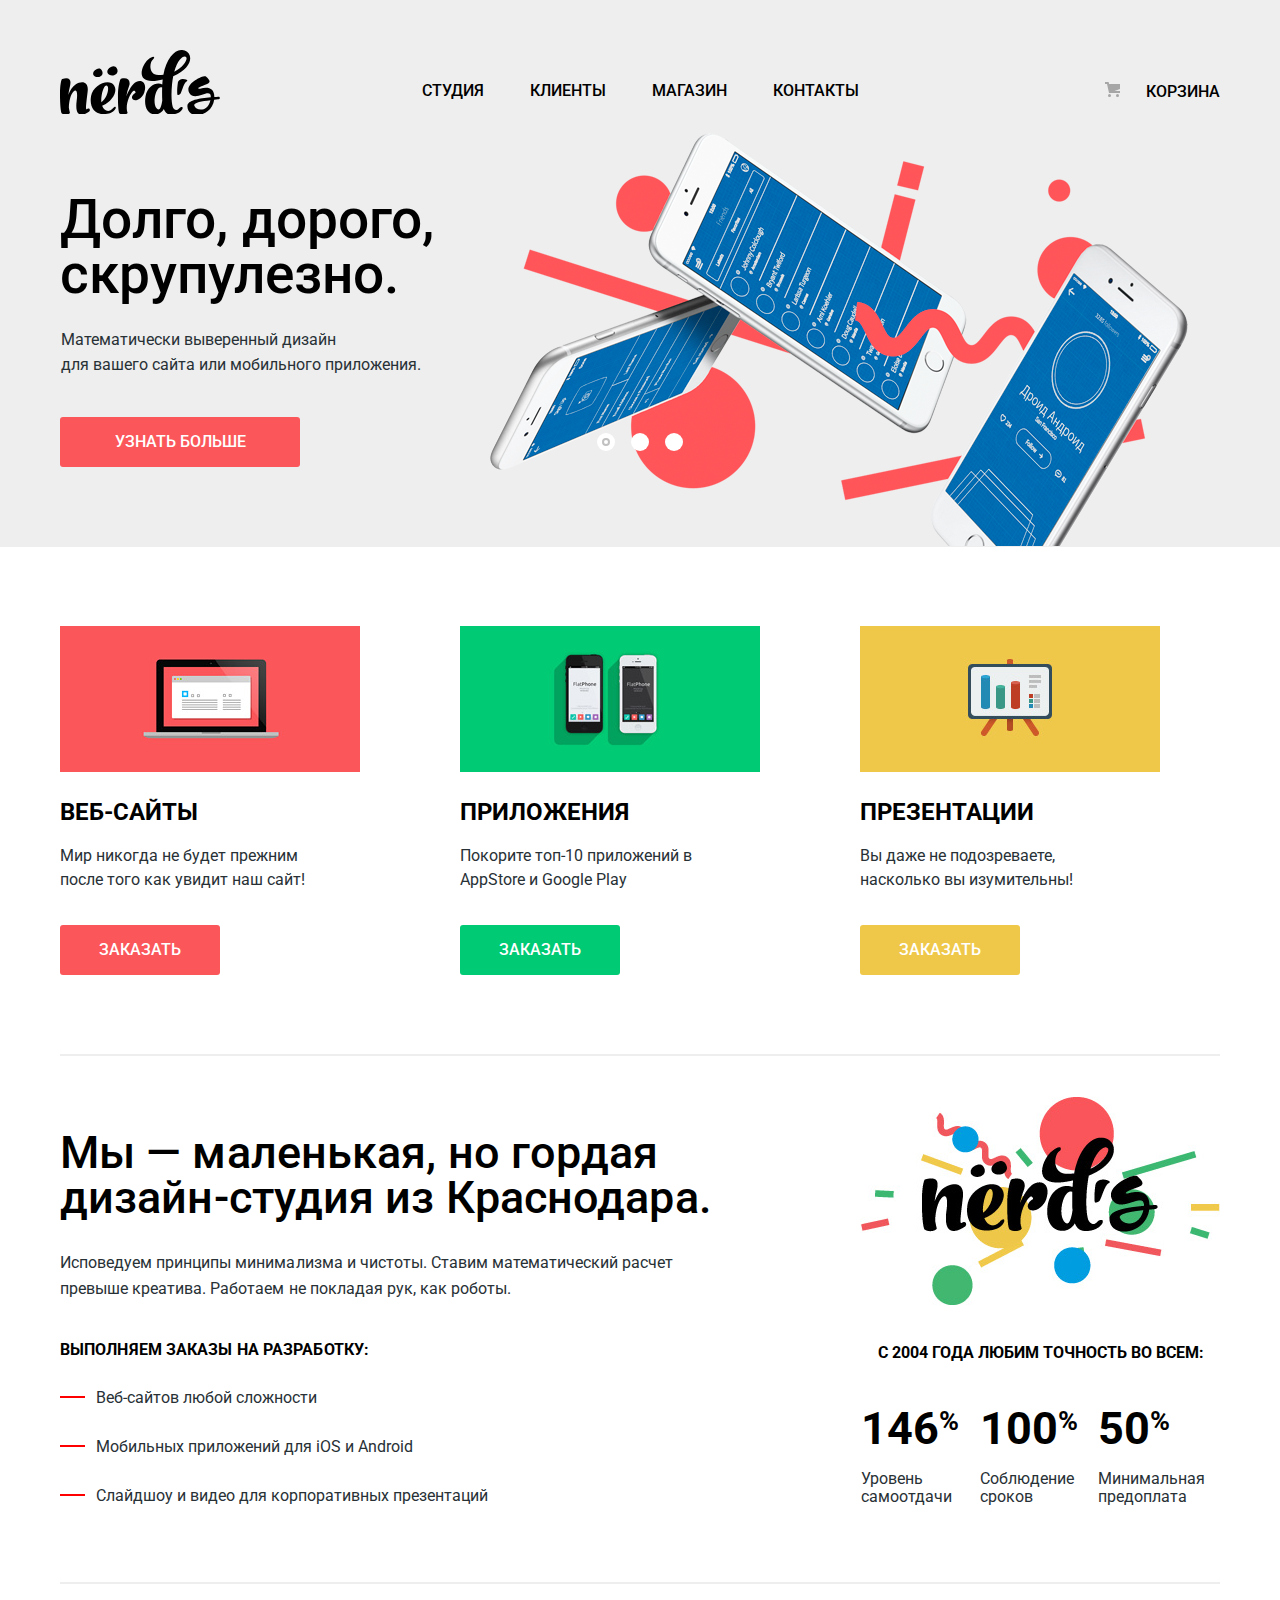
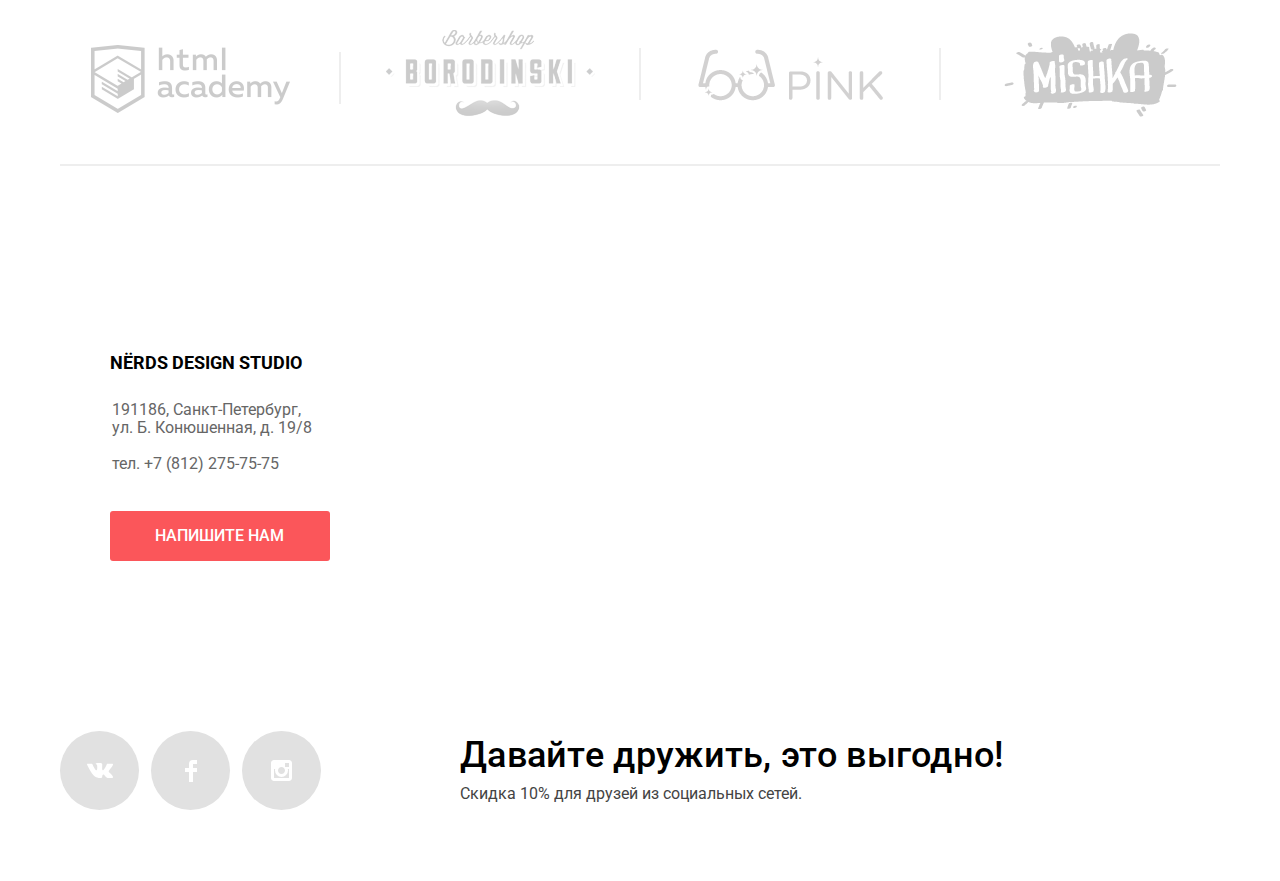
<file: index.html>
<!DOCTYPE html>
<html lang="ru">
  <head>
    <meta charset="utf-8">
    <title>Нёрдс: Главная</title>
    <link href="https://fonts.googleapis.com/css?family=Roboto:400,500,700&amp;subset=cyrillic" rel="stylesheet">
    <link href="css/normalize.css" rel="stylesheet">
    <link href="css/style-min.css" rel="stylesheet">
  </head>
  <body>
    <header class="main-header">
      <div class="container nav-row">
        <a>
          <img class="main-header-logo" src="img/nerds-logo.svg" width="160" height="65" alt="Логотип Нердс">
        </a>
      <nav class="main-navigation">
        <div class="nav-row">
          <ul class="site-navigation">
            <li><a href="studio.html">Студия</a></li>
            <li><a href="customers.html">Клиенты</a></li>
            <li><a href="catalog.html">Магазин</a></li>
            <li><a href="contacts.html">Контакты</a></li>
        </ul>
          <div class="basket">
            <svg xmlns="http://www.w3.org/2000/svg" width="15" height="15" viewBox="0 0 15 15">
              <circle cx="4.5" cy="13.5" r="1.5" fill="#a6a6a6"/>
              <circle cx="12.5" cy="13.5" r="1.5" fill="#a6a6a6"/>
              <path fill="#a6a6a6" d="M15 2H4.07l-.422-2H0v2h2.031l1.985 9H15V9H9.441L15 6.951z"/>
            </svg>
            <a href="#">Корзина</a>
          </div>
    </div>
      </nav>
    </div>
    </header>
    <main class="main">
      <h1 class="visually-hidden">Дизайн студия Нёрдс</h1>

      <section class="slider">
      <div class="container">
        <h2 class="visually-hidden">Преимущества</h2>
          <input class="visually-hidden" type="radio" id="product-1" name="toggle" checked>
          <input class="visually-hidden" type="radio" id="product-2" name="toggle">
          <input class="visually-hidden" type="radio" id="product-3" name="toggle">
        <div class="slider-controls">
          <label class="slider-controls-item slider-controls-item--1" for="product-1" tabindex="0">Первый</label>
          <label class="slider-controls-item slider-controls-item--2" for="product-2" tabindex="0">Второй</label>
          <label class="slider-controls-item slider-controls-item--3" for="product-3" tabindex="0">Третий</label>
        </div>
        <ul class="slider-list">
          <li class="slider-item">
            <h3>Долго, дорого,<br> скрупулезно.</h3>
            <p>Математически выверенный дизайн<br> для вашего сайта или мобильного приложения.</p>
            <a class="slider-item-button button" href="#">Узнать больше</a>
          </li>
          <li class="slider-item">
            <h3>Любим математику как никто другой</h3>
            <p>Никакого креатива, только математические формулы для расчета идеальных пропорций.</p>
            <a class="slider-item-button button" href="#">Узнать больше</a>
          </li>
          <li class="slider-item">
            <h3>Только ночь,<br> только хардкор</h3>
            <p>Работать днем, как все? Мы против этого.<br> Ближе к полуночи работа только начинается.</p>
            <a class="slider-item-button button" href="#">Узнать больше</a>
          </li>
        </ul>
      </div>

    </section>
      <section class="features">
        <div class="container">
        <h2 class="visually-hidden">Наши продукты</h2>
        <ul class="features-list">

          <li class="features-item">
              <img src="img/logo-site.png" width="300" height="146" alt="Логотип Сайт">
            <h3>Веб-сайты</h3>
            <p>Мир никогда не будет прежним после того как увидит наш сайт!</p>
            <a class="button button-1" href="#">Заказать</a>
          </li>

          <li class="features-item">
              <img src="img/logo-app.png" width="300" height="146" alt="Логотип Приложения">
            <h3>Приложения</h3>
            <p>Покорите топ-10 приложений в AppStore и Google Play</p>
            <a class="button button-2" href="#">Заказать</a>
          </li>

          <li class="features-item">
              <img src="img/logo-presentation.png" width="300" height="146" alt="Логотип Презентация">
            <h3>Презентации</h3>
            <p>Вы даже не подозреваете, насколько вы изумительны!</p>
            <a class="button button-3" href="#">Заказать</a>
          </li>
        </ul>
      </div>
      </section>

        <section class="about-us">
          <div class="container">
        <div class="about-us-desc">
          <div class="description-text">
            <p class="about-us-description">Мы — маленькая, но гордая дизайн-студия из Краснодара. </p>
            <p class="about-us-principles">Исповедуем принципы минимализма и чистоты. Ставим математический расчет превыше креатива. Работаем не покладая рук, как роботы.</p>
            <h3>Выполняем заказы на разработку:</h3>
            <ul class="about-us-description-list">
              <li>Веб-сайтов любой сложности</li>
              <li>Мобильных приложений для iOS и Android</li>
              <li>Слайдшоу и видео для корпоративных презентаций</li>
            </ul>
          </div>

          <div class="description-logo-table">
            <img src="img/nerds-illustration.png" alt="" width="360" height="208">
            <p class="table-title">С 2004 года любим точность во всем:</p>
            <table class="description-table">
              <tr class="percent">
                <td>146<sup>%</sup></td>
                <td>100<sup>%</sup></td>
                <td>50<sup>%</sup></td>
              </tr>
              <tr class="quality-level">
                <td>Уровень самоотдачи</td>
                <td>Соблюдение сроков</td>
                <td>Минимальная предоплата</td>
              </tr>
            </table>
          </div>
        </div>

        <div class="clients">
          <ul class="clients-list">
         <li class="clients-logo"><a href="https://htmlacademy.ru/intensive/htmlcss" aria-label="переход на сайт htmlacademy"><img src="img/htmlacademy-logo.png" alt="логотип сайта htmlacademy" width="199" height="68"></a></li>
         <li class="clients-logo"><a href="#" aria-label="переход на сайт бородински"><img src="img/borodinski-logo.png" alt="логотип сайта бородински" width="209" height="90"></a></li>
         <li class="clients-logo"><a href="#" aria-label="переход на сайт pink"><img src="img/pink-logo.png" alt="логотип сайта pink" width="185" height="52"></a></li>
         <li class="clients-logo"><a href="#" aria-label="переход на сайт mishka"><img src="img/mishka-logo.png" alt="логотип сайта mishka" width="173" height="84"></a></li>
        </ul>
          </div>
       </div>
     </section>

      <section class="location">
        <iframe src="https://www.google.com/maps/embed?pb=!1m18!1m12!1m3!1d1998.6037872533207!2d30.320858716285002!3d59.938716481876256!2m3!1f0!2f0!3f0!3m2!1i1024!2i768!4f13.1!3m3!1m2!1s0x4696310fca145cc1%3A0x42b32648d8238007!2z0JHQvtC70YzRiNCw0Y8g0JrQvtC90Y7RiNC10L3QvdCw0Y8g0YPQuy4sIDE5LzgsINCh0LDQvdC60YIt0J_QtdGC0LXRgNCx0YPRgNCzLCAxOTExODY!5e0!3m2!1sru!2sru!4v1550573865197" width="1200" height="416"  style="border:0" allowfullscreen></iframe>
        <div class="container">
          <div class="address">
            <h3> Nёrds design studio</h3>
            <p class="address-info">191186, Санкт-Петербург, ул. Б. Конюшенная, д. 19/8</p>
            <a class="tel" href="tel:+78122757575"> тел. +7 (812) 275-75-75</a>
            <a class="contacts-us button" href="form.html">Напишите нам</a>
          </div>
        </div>
      </section>
    </main>

    <footer class="main-footer container">
      <ul class="social-list">
        <li><a class="social-button" href="#"><span class="visually-hidden">Студия Нердс во Вконтакте</span>
          <svg xmlns="http://www.w3.org/2000/svg" width="26" height="15" viewBox="0 0 26 15">
            <path fill=#ffffff d="M16.138 11.51c.956-.309 2.18 2.04 3.483 2.939.978.681 1.727.534 1.727.534l3.473-.05s1.815-.112.957-1.554c-.071-.12-.503-1.069-2.585-3.022-2.177-2.043-1.882-1.712.739-5.244 1.597-2.153 2.236-3.468 2.036-4.028-.192-.539-1.365-.399-1.365-.399L20.69.713c-.381.001-.704.119-.851.515-.003.004-.621 1.666-1.445 3.079-1.741 2.989-2.436 3.148-2.724 2.961-.661-.433-.494-1.737-.494-2.664 0-2.897.432-4.105-.846-4.417-.427-.104-.739-.172-1.828-.182-1.392-.021-2.574 0-3.244.329-.445.223-.786.712-.579.74.26.035.843.16 1.155.586.401.552.389 1.789.389 1.789s.229 3.411-.54 3.834c-.528.29-1.25-.302-2.803-3.016-.793-1.388-1.392-2.922-1.392-2.922s-.116-.285-.326-.441c-.25-.185-.6-.244-.6-.244L.848.684S.29.7.085.946c-.182.218-.015.668-.015.668s2.909 6.881 6.203 10.347c3.02 3.182 6.452 2.971 6.452 2.971h1.555s.469-.054.709-.312c.224-.24.214-.691.214-.691s-.031-2.109.935-2.419z"/>
          </svg></a></li>
        <li><a class="social-button" href="#"><span class="visually-hidden">Студия Нердс в Фейсбуке</span><svg xmlns="http://www.w3.org/2000/svg" width="12" height="22" viewBox="0 0 12 22">
    <path fill=#ffffff d="M12 4V0H8a4 4 0 0 0-4 4v4H0v4h4v10h4V12h4V8H8V4h4z"/>
      </svg></a></li>
        <li><a class="social-button" href="#"><span class="visually-hidden">Студия Нердс в Инстаграм</span><svg xmlns="http://www.w3.org/2000/svg" width="21" height="21" viewBox="0 0 21 21">
    <path fill=#ffffff d="M18 0H3C1.35 0 0 1.35 0 3v15c0 1.65 1.35 3 3 3h15c1.65 0 3-1.35 3-3V3c0-1.65-1.35-3-3-3zm-7.5 7c1.93 0 3.5 1.57 3.5 3.5S12.43 14 10.5 14 7 12.43 7 10.5 8.57 7 10.5 7zM18 18H3V9h1.181A6.504 6.504 0 0 0 4 10.5a6.5 6.5 0 1 0 13 0 6.45 6.45 0 0 0-.181-1.5H18v9zm0-11h-4V3h4v4z"/>
    </svg></a></li>
      </ul>
      <div class="footer-social">
        <p class="footer-friendship"><strong class="footer-bold">Давайте дружить, это выгодно!</strong></p>
        <p class="footer-sale">Скидка 10% для друзей из социальных сетей.</p>

      </div>
    </footer>

    <section class="contacts">
    <div class="contacts-title">
      <h2>Напишите нам</h2>
      <a title="Закрыть">
      <svg class="modal-cross" xmlns="http://www.w3.org/2000/svg" width="21" height="21" viewBox="0 0 21 21" tabindex="0"><path fill="#FB565A" d="M13.328 10.5l7.371-7.371a1.003 1.003 0 0 0 0-1.414L19.285.3a1.003 1.003 0 0 0-1.414 0L10.5 7.672 3.129.301a1.003 1.003 0 0 0-1.414 0L.301 1.715a1.003 1.003 0 0 0 0 1.414L7.672 10.5.301 17.871a1.003 1.003 0 0 0 0 1.414l1.415 1.414a1.003 1.003 0 0 0 1.414 0l7.371-7.371 7.371 7.371a1.003 1.003 0 0 0 1.414 0l1.414-1.414a1.003 1.003 0 0 0 0-1.414L13.328 10.5z"/></svg>
        </a>
    </div>
      <form class="contacts-form" action="https://echo.htmlacademy.ru" method="post">
      <div class="contacts-user">
        <p class="contacts-item">
          <label for="contacts-name">Ваше Имя:</label>
          <input id="contacts-name" type="text" name="name" placeholder="Имя Фамилия">
        </p>
        <p class="contacts-item">
          <label for="contacts-email">Ваш e-mail:</label>
          <input id="contacts-email" type="text" name="email" placeholder="email@example.com">
        </p>
      </div>
        <p class="contacts-item">
          <label for="contacts-textletter">Текст письма:</label>
          <textarea class="contacts-user-text" id="contacts-textletter" name="textletter" cols="100" rows="5" placeholder="В свободной форме"></textarea>
        </p>
        <button class="button" type="submit">Отправить</button>
      </form>
    </section>

    <script src="js/script-min.js"></script>
  </body>
</html>
</file>
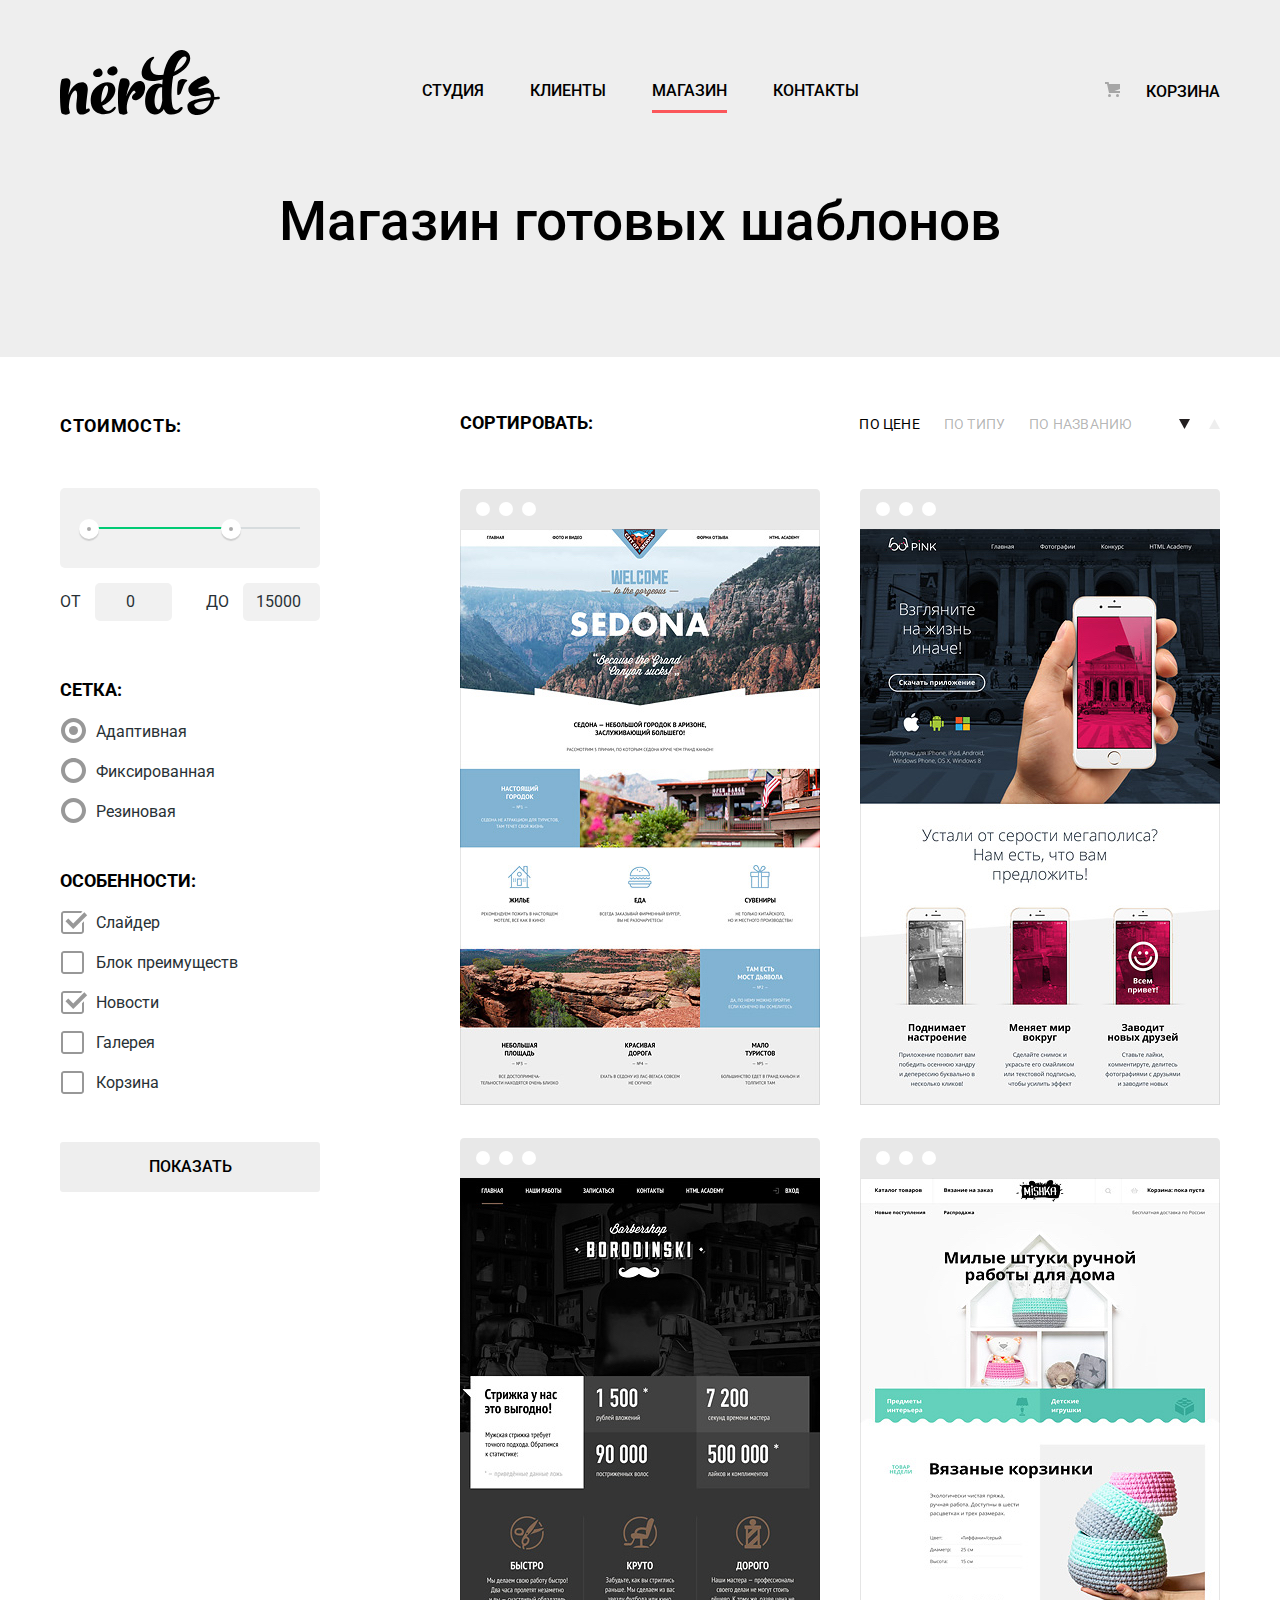
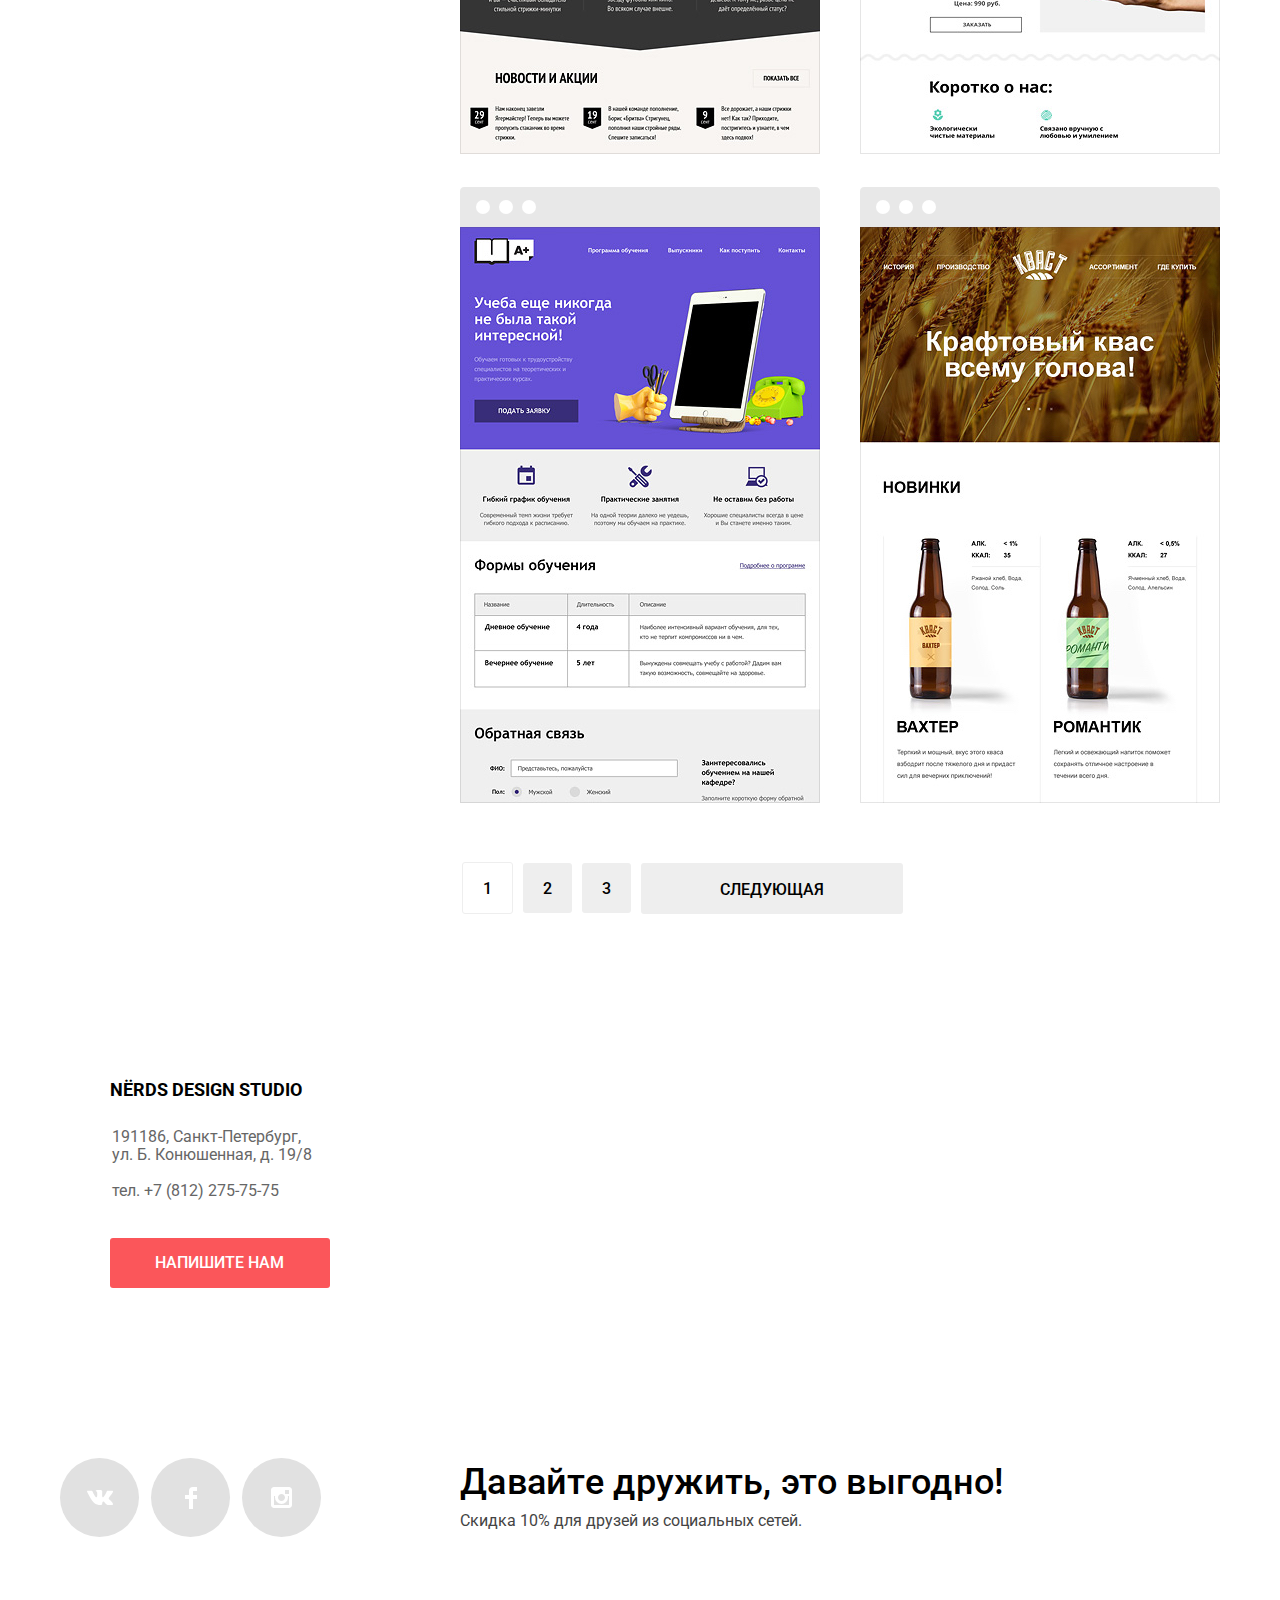
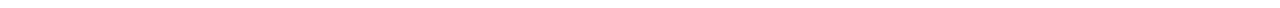
<file: catalog.html>
<!DOCTYPE html>
<html lang="ru">
  <head>
    <meta charset="utf-8">
    <title>Нёрдс: Каталог</title>
    <link href="https://fonts.googleapis.com/css?family=Roboto:400,500,700&amp;subset=cyrillic" rel="stylesheet">
    <link href="css/normalize.css" rel="stylesheet">
    <link href="css/style-min.css" rel="stylesheet">
  </head>
  <body>
    <header class="main-header">
      <div class="container nav-row">
        <a  href="index.html">
          <img class="main-header-logo" src="img/nerds-logo.svg" width="160" height="65" alt="Логотип Нердс">
        </a>
      <nav class="main-navigation">
        <div class="nav-row">
        <ul class="site-navigation">
          <li><a href="stydio.html">Студия</a></li>
          <li><a href="customers.html">Клиенты</a></li>
          <li><a class="current-page">Магазин</a></li>
          <li><a href="contacts.html">Контакты</a></li>
        </ul>
        <div class="basket">
          <svg xmlns="http://www.w3.org/2000/svg" width="15" height="15" viewBox="0 0 15 15">
            <circle cx="4.5" cy="13.5" r="1.5" fill="#a6a6a6"/>
            <circle cx="12.5" cy="13.5" r="1.5" fill="#a6a6a6"/>
            <path fill="#a6a6a6" d="M15 2H4.07l-.422-2H0v2h2.031l1.985 9H15V9H9.441L15 6.951z"/>
          </svg>
        <a href="#">Корзина</a>
      </div>
      </div>
      </nav>
      </div>
    </header>

    <main class="main-catalog">
      <h1 class="page-title">Магазин готовых шаблонов</h1>
      <div class="container main-net">
        <div class="container-flex">
      <section class="filter">
        <h2 class="visually-hidden">Фильтр товаров</h2>

        <form class="filter" method="get" action="https://echo.htmlacademy.ru">
          <fieldset class="cost">
            <legend>Стоимость:</legend>
            <div class="cost-range">
                <div class="range-controls">
                  <div class="scale">
                    <div class="bar" style="width: 70%"></div>
                  </div>
                  <div class="toggle toggle-min"></div>
                  <div class="toggle toggle-max"></div>
                </div>
              </div>
            <div class="price-controls">
                <label for="min-price">От <input id="min-price" type="number" min="0" max="25000" value="0"></label>

                <label for="max-price">До <input id="max-price" type="number" min="0" max="25000" value="15000"></label>
              </div>
          </fieldset>


        <fieldset class="filter-net">
          <legend>Сетка:</legend>
          <ul>
            <li class="filter-option">
              <input id="filter-adaptive" class="visually-hidden filter-input filter-input-radio" type="radio" name="grid" value="adaptive" tabindex="0" checked>
              <label for="filter-adaptive" tabindex="0">Адаптивная</label>
            </li>
            <li class="filter-option">
              <input id="filter-fixed" class="visually-hidden filter-input filter-input-radio" type="radio" name="grid" value="fixed" tabindex="0">
              <label for="filter-fixed" tabindex="0">Фиксированная</label>
            </li>
            <li class="filter-option">
              <input id="filter-rubber" class="visually-hidden filter-input filter-input-radio" type="radio" name="grid" value="rubber" tabindex="0">
              <label for="filter-rubber" tabindex="0">Резиновая</label>
            </li>
          </ul>
        </fieldset>

        <fieldset class="filter-advantages">
          <legend>Особенности:</legend>
          <ul>
            <li class="filter-option">
              <input id="filter-slider" class="visually-hidden filter-input filter-input-checkbox" type="checkbox" name="slider" checked>
              <label for="filter-slider" tabindex="0">Слайдер</label>
            </li>
            <li class="filter-option">
              <input id="filter-advantages" class="visually-hidden filter-input filter-input-checkbox" type="checkbox" name="advantages">
              <label for="filter-advantages" tabindex="0">Блок преимуществ</label>
            </li>
            <li class="filter-option">
              <input id="filter-news" class="visually-hidden filter-input filter-input-checkbox" type="checkbox" name="news" checked>
              <label for="filter-news" tabindex="0">Новости</label>
            </li>
            <li class="filter-option">
              <input id="filter-gallery" class="visually-hidden filter-input filter-input-checkbox" type="checkbox" name="gallery">
              <label for="filter-gallery" tabindex="0">Галерея</label>
            </li>
            <li class="filter-option">
              <input id="filter-basket" class="visually-hidden filter-input filter-input-checkbox" type="checkbox" name="basket">
              <label for="filter-basket" tabindex="0">Корзина</label>
            </li>
          </ul>
        </fieldset>
        <button type="submit" class="button filter-button">
            Показать
        </button>
      </form>
      </section>

      <div class="sorting-catalog">
          <div class="sorting">
            <p>Сортировать:</p>

            <ul class="sorting-option">
              <li><a class="open-option">По цене</a></li>
              <li><a href="#">По типу</a></li>
              <li><a href="#">По названию</a></li>
            </ul>

            <ul class="sorting-pointer">
              <li><a class="icon-direction open-option"><span class="visually-hidden">по убыванию</span>
                <svg xmlns="http://www.w3.org/2000/svg" width="11" height="10" viewBox="0 0 11 10"><path d="M5.5 10L0 0h11"/></svg>
              </a></li>
              <li><a class="icon-direction" href="#"><span class="visually-hidden">по возрастанию</span>
                <svg xmlns="http://www.w3.org/2000/svg" width="11" height="10" viewBox="0 0 11 10"><path d="M5.5 0L0 10h11z"/></svg>
              </a></li>
            </ul>
          </div>

      <section class="catalog">
          <h2 class="visually-hidden">Список готовых шаблонов</h2>
        <ul class="catalog-list">

          <li class="catalog-item">
            <svg class="catalog-item-browser" xmlns="http://www.w3.org/2000/svg" width="360" height="40" viewBox="0 0 360 40">
              <path fill="#4D4D4D" d="M356 0H4C1.8 0 0 1.8 0 4v36h360V4c0-2.2-1.8-4-4-4zM22.991 27a7 7 0 1 1 0-14 7 7 0 0 1 0 14zm23.011 0a7 7 0 1 1 0-14 7 7 0 0 1 0 14zm23.011 0a7 7 0 1 1 0-14 7 7 0 0 1 0 14z"/></svg>
                <img src="img/sedona.jpg" width="360" height="576" alt="сайт SENODA">
              <div class="add-info">
                  <h4><a class="catalog-title" href="#">Sedona</a></h4>
                    <p>Информационный сайт для&nbsp;туристов</p>
                      <a class="button catalog-list-button" href="#">9 900 Руб.</a>
              </div>
          </li>

          <li class="catalog-item">
            <svg class="catalog-item-browser" xmlns="http://www.w3.org/2000/svg" width="360" height="40" viewBox="0 0 360 40">
              <path fill="#4D4D4D" d="M356 0H4C1.8 0 0 1.8 0 4v36h360V4c0-2.2-1.8-4-4-4zM22.991 27a7 7 0 1 1 0-14 7 7 0 0 1 0 14zm23.011 0a7 7 0 1 1 0-14 7 7 0 0 1 0 14zm23.011 0a7 7 0 1 1 0-14 7 7 0 0 1 0 14z"/></svg>
                <img src="img/pink.jpg" width="360" height="576" alt="сайт PINK">
                <div class="add-info">
                  <h4><a class="catalog-title" href="#">Pink app</a></h4>
                    <p>Продуктовый лендинг приложения для iOS и Android</p>
                      <a class="button catalog-list-button" href="#">9 900 Руб.</a>
                </div>
          </li>

          <li class="catalog-item">
            <svg class="catalog-item-browser" xmlns="http://www.w3.org/2000/svg" width="360" height="40" viewBox="0 0 360 40">
              <path fill="#4D4D4D" d="M356 0H4C1.8 0 0 1.8 0 4v36h360V4c0-2.2-1.8-4-4-4zM22.991 27a7 7 0 1 1 0-14 7 7 0 0 1 0 14zm23.011 0a7 7 0 1 1 0-14 7 7 0 0 1 0 14zm23.011 0a7 7 0 1 1 0-14 7 7 0 0 1 0 14z"/></svg>
                <img src="img/borodinski.jpg" width="360" height="576" alt="сайт BORODINSKI">
              <div class="add-info">
                <h4><a class="catalog-title" href="#">Barbershop</a></h4>
                  <p>Сайт салона красоты. Для&nbsp;мужчин, да.</p>
                    <a class="button catalog-list-button" href="#">9 900 Руб.</a>
              </div>
          </li>

          <li class="catalog-item">
            <svg class="catalog-item-browser" xmlns="http://www.w3.org/2000/svg" width="360" height="40" viewBox="0 0 360 40">
              <path fill="#4D4D4D" d="M356 0H4C1.8 0 0 1.8 0 4v36h360V4c0-2.2-1.8-4-4-4zM22.991 27a7 7 0 1 1 0-14 7 7 0 0 1 0 14zm23.011 0a7 7 0 1 1 0-14 7 7 0 0 1 0 14zm23.011 0a7 7 0 1 1 0-14 7 7 0 0 1 0 14z"/></svg>
                <img src="img/mishka.jpg" width="360" height="576" alt="сайт MISHKA">
                <div class="add-info">
                  <h4><a class="catalog-title" href="#">Mishka</a></h4>
                    <p>Интернет-магазин вязаных&nbsp;игрушек</p>
                      <a class="button catalog-list-button" href="#">9 900 Руб.</a>
                </div>
          </li>

          <li class="catalog-item">
            <svg class="catalog-item-browser" xmlns="http://www.w3.org/2000/svg" width="360" height="40" viewBox="0 0 360 40">
              <path fill="#4D4D4D" d="M356 0H4C1.8 0 0 1.8 0 4v36h360V4c0-2.2-1.8-4-4-4zM22.991 27a7 7 0 1 1 0-14 7 7 0 0 1 0 14zm23.011 0a7 7 0 1 1 0-14 7 7 0 0 1 0 14zm23.011 0a7 7 0 1 1 0-14 7 7 0 0 1 0 14z"/></svg>
                <img src="img/aplus.jpg" width="360" height="576" alt="сайт A+">
              <div class="add-info">
                <h4><a class="catalog-title" href="#">A plus</a></h4>
                  <p>Лендинг курсов повышения квалификации</p>
                    <a class="button catalog-list-button" href="#">9 900 Руб.</a>
              </div>
          </li>

          <li class="catalog-item">
            <svg class="catalog-item-browser" xmlns="http://www.w3.org/2000/svg" width="360" height="40" viewBox="0 0 360 40">
              <path fill="#4D4D4D" d="M356 0H4C1.8 0 0 1.8 0 4v36h360V4c0-2.2-1.8-4-4-4zM22.991 27a7 7 0 1 1 0-14 7 7 0 0 1 0 14zm23.011 0a7 7 0 1 1 0-14 7 7 0 0 1 0 14zm23.011 0a7 7 0 1 1 0-14 7 7 0 0 1 0 14z"/></svg>
                <img src="img/kvast.jpg" width="360" height="576" alt="сайт КВАСТ">
                <div class="add-info">
                  <h4><a class="catalog-title" href="#">Кваст</a></h4>
                    <p>Промо-сайт производителя крафтового кваса</p>
                      <a class="button catalog-list-button" href="#">9 900 Руб.</a>
                </div>
            </li>
           </ul>
          </section>
         </div>
        </div>

      </div>
        <div class="pagination container">
            <ul class="pagination-list">
              <li><a class="open-pagination" aria-label="открыта страница">1</a></li>
              <li><a href="#" aria-label="переход на страницу">2</a></li>
              <li><a href="#" aria-label="переход на страницу">3</a></li>
              <li><a class="next" href="#" aria-label="переход на страницу">Следующая</a></li>
            </ul>
        </div>

      <section class="location">
        <iframe src="https://www.google.com/maps/embed?pb=!1m18!1m12!1m3!1d1998.6037872533207!2d30.320858716285002!3d59.938716481876256!2m3!1f0!2f0!3f0!3m2!1i1024!2i768!4f13.1!3m3!1m2!1s0x4696310fca145cc1%3A0x42b32648d8238007!2z0JHQvtC70YzRiNCw0Y8g0JrQvtC90Y7RiNC10L3QvdCw0Y8g0YPQuy4sIDE5LzgsINCh0LDQvdC60YIt0J_QtdGC0LXRgNCx0YPRgNCzLCAxOTExODY!5e0!3m2!1sru!2sru!4v1550573865197" width="1200" height="416"  style="border:0" allowfullscreen></iframe>
        <div class="container">
          <div class="address">
            <h3> Nёrds design studio</h3>
            <p class="address-info">191186, Санкт-Петербург, ул. Б. Конюшенная, д. 19/8</p>
            <a class="tel" href="tel:+78122757575">тел. +7 (812) 275-75-75</a>
            <a class="contacts-us button" href="form.html">Напишите нам</a>
          </div>
        </div>
      </section>
    </main>

    <footer class="main-footer container">
      <ul class="social-list">
        <li><a class="social-button" href="#"><span class="visually-hidden">Студия Нердс во Вконтакте</span>
          <svg xmlns="http://www.w3.org/2000/svg" width="26" height="15" viewBox="0 0 26 15">
            <path fill=#ffffff d="M16.138 11.51c.956-.309 2.18 2.04 3.483 2.939.978.681 1.727.534 1.727.534l3.473-.05s1.815-.112.957-1.554c-.071-.12-.503-1.069-2.585-3.022-2.177-2.043-1.882-1.712.739-5.244 1.597-2.153 2.236-3.468 2.036-4.028-.192-.539-1.365-.399-1.365-.399L20.69.713c-.381.001-.704.119-.851.515-.003.004-.621 1.666-1.445 3.079-1.741 2.989-2.436 3.148-2.724 2.961-.661-.433-.494-1.737-.494-2.664 0-2.897.432-4.105-.846-4.417-.427-.104-.739-.172-1.828-.182-1.392-.021-2.574 0-3.244.329-.445.223-.786.712-.579.74.26.035.843.16 1.155.586.401.552.389 1.789.389 1.789s.229 3.411-.54 3.834c-.528.29-1.25-.302-2.803-3.016-.793-1.388-1.392-2.922-1.392-2.922s-.116-.285-.326-.441c-.25-.185-.6-.244-.6-.244L.848.684S.29.7.085.946c-.182.218-.015.668-.015.668s2.909 6.881 6.203 10.347c3.02 3.182 6.452 2.971 6.452 2.971h1.555s.469-.054.709-.312c.224-.24.214-.691.214-.691s-.031-2.109.935-2.419z"/>
          </svg></a></li>
        <li><a class="social-button" href="#"><span class="visually-hidden">Студия Нердс в Фейсбуке</span><svg xmlns="http://www.w3.org/2000/svg" width="12" height="22" viewBox="0 0 12 22">
    <path fill=#ffffff d="M12 4V0H8a4 4 0 0 0-4 4v4H0v4h4v10h4V12h4V8H8V4h4z"/>
      </svg></a></li>
        <li><a class="social-button" href="#"><span class="visually-hidden">Студия Нердс в Инстаграм</span><svg xmlns="http://www.w3.org/2000/svg" width="21" height="21" viewBox="0 0 21 21">
    <path fill=#ffffff d="M18 0H3C1.35 0 0 1.35 0 3v15c0 1.65 1.35 3 3 3h15c1.65 0 3-1.35 3-3V3c0-1.65-1.35-3-3-3zm-7.5 7c1.93 0 3.5 1.57 3.5 3.5S12.43 14 10.5 14 7 12.43 7 10.5 8.57 7 10.5 7zM18 18H3V9h1.181A6.504 6.504 0 0 0 4 10.5a6.5 6.5 0 1 0 13 0 6.45 6.45 0 0 0-.181-1.5H18v9zm0-11h-4V3h4v4z"/>
    </svg></a></li>
      </ul>
      <div class="footer-social">
        <p class="footer-friendship"><strong class="footer-bold">Давайте дружить, это выгодно!</strong></p>
        <p class="footer-sale">Скидка 10% для друзей из социальных сетей.</p>
      </div>
    </footer>

    <section class="contacts">
    <div class="contacts-title">
      <h2>Напишите нам</h2>
      <a title="Закрыть">
      <svg class="modal-cross" xmlns="http://www.w3.org/2000/svg" width="21" height="21" viewBox="0 0 21 21" tabindex="0"><path fill="#FB565A" d="M13.328 10.5l7.371-7.371a1.003 1.003 0 0 0 0-1.414L19.285.3a1.003 1.003 0 0 0-1.414 0L10.5 7.672 3.129.301a1.003 1.003 0 0 0-1.414 0L.301 1.715a1.003 1.003 0 0 0 0 1.414L7.672 10.5.301 17.871a1.003 1.003 0 0 0 0 1.414l1.415 1.414a1.003 1.003 0 0 0 1.414 0l7.371-7.371 7.371 7.371a1.003 1.003 0 0 0 1.414 0l1.414-1.414a1.003 1.003 0 0 0 0-1.414L13.328 10.5z"/></svg>
        </a>
    </div>
      <form class="contacts-form" action="https://echo.htmlacademy.ru" method="post">
      <div class="contacts-user">
        <p class="contacts-item">
          <label for="contacts-name">Ваше Имя:</label>
          <input id="contacts-name" type="text" name="name" placeholder="Имя Фамилия">
        </p>
        <p class="contacts-item">
          <label for="contacts-email">Ваш e-mail:</label>
          <input id="contacts-email" type="text" name="email" placeholder="email@example.com">
        </p>
      </div>
        <p class="contacts-item">
          <label for="contacts-textletter">Текст письма:</label>
          <textarea class="contacts-user-text" id="contacts-textletter" name="textletter" cols="100" rows="5" placeholder="В свободной форме"></textarea>
        </p>
        <button class="button" type="submit">Отправить</button>
      </form>
    </section>

    <script src="js/script-min.js"></script>
  </body>
</html>
</file>
<file: css/style-min.css>
html,body{min-width:1200px}body{margin:0;padding:0;font-family:"Roboto",Arial,sans-serif;font-size:16px;line-height:24px;font-weight:400;color:#283136;background-color:#fff}a{text-decoration:none}img{height:auto}.visually-hidden:not(:focus):not(:active),input[type="checkbox"].visually-hidden,input[type="radio"].visually-hidden{position:absolute;width:1px;height:1px;margin:-1px;border:0;padding:0;white-space:nowrap;clip-path:inset(100%);clip:rect(0 0 0 0);overflow:hidden}.main-header{padding-top:50px;background-color:#eee}.main-header-logo{opacity:1}.main-header-logo:hover{opacity:.8}.main-header-logo:active{opacity:.3}.container{display:block;width:1160px;margin:0 auto;padding:0 20px}.nav-row{display:-webkit-box;display:-ms-flexbox;display:flex;-webkit-box-pack:justify;-ms-flex-pack:justify;justify-content:space-between;-webkit-box-align:center;-ms-flex-align:center;align-items:center}.main-navigation{-webkit-box-flex:1;-ms-flex-positive:1;flex-grow:1;font-weight:500;line-height:1.9;text-transform:uppercase;font-size:16px;color:#000}.site-navigation{display:-webkit-box;display:-ms-flexbox;display:flex;-webkit-box-pack:justify;-ms-flex-pack:justify;justify-content:space-between;-webkit-box-align:center;-ms-flex-align:center;align-items:center;margin:0;padding:0;margin-top:11px;list-style:none;width:440px}.site-navigation a{color:#000}.site-navigation li{padding-right:46px}.main-navigation a{color:#000}.main-navigation a:hover{color:#fb565a}.main-navigation a:active{color:rgba(0,0,0,0.3)}.main-header-logo{margin-right:202px}.site-navigation .current-page::after,.site-navigation .current-page:hover::after,.site-navigation .current-page:active::after{display:block;content:"";border-bottom:3px solid #fb565a;padding-top:3px;margin-bottom:-6px}.basket{margin:0;padding:0;margin-top:13px}.basket a{padding-left:22px}.slider{position:relative;background-color:#eee}.slider-controls{position:absolute;left:50%;bottom:104px;z-index:100;width:160px;height:18px;text-align:center;font-size:0;-webkit-transform:translateX(-50%);-ms-transform:translateX(-50%);transform:translateX(-50%)}.slider-controls label{position:relative;vertical-align:inherit;display:inline-block;width:18px;height:18px;padding:8px;border-radius:50%;cursor:pointer}.slider-controls label::after{content:"";position:absolute;top:8px;left:8px;z-index:1;width:18px;height:18px;background:#fff;border-radius:50%}.slider-list{margin:0;padding:0;list-style:none}.slider-item{display:none;padding:78px 0 80px 0;margin-top:-8px}.slider-item:nth-child(1){background-image:url("../img/slide-1.png");background-repeat:no-repeat;background-position:93% 19px}.slider-item:nth-child(2){background-image:url("../img/slide-2.png");background-repeat:no-repeat;background-position:100% 10px}.slider-item:nth-child(3){background-image:url("../img/slide-3.png");background-repeat:no-repeat;background-position:100% 30px}#product-1:checked ~ .slider-list .slider-item:nth-child(1){display:block}#product-2:checked ~ .slider-list .slider-item:nth-child(2){display:block}#product-3:checked ~ .slider-list .slider-item:nth-child(3){display:block}#product-1:checked ~ .slider-controls .slider-controls-item--1::before,#product-2:checked ~ .slider-controls .slider-controls-item--2::before,#product-3:checked ~ .slider-controls .slider-controls-item--3::before{content:"";position:absolute;left:50%;top:50%;z-index:2;width:4px;height:4px;margin:-4px;background-color:inherit;border:2px solid #c1c1c1;border-radius:50%}.slider-item-button{width:162px}.slider-item h3{max-width:600px;margin:0;margin-bottom:28px;font-size:55px;line-height:55px;font-weight:500;color:#000}.slider-item p{max-width:430px;margin:0;margin-bottom:40px;margin-top:-3px;margin-left:1px;line-height:25px}.features-item{width:300px;margin-top:79px;padding-right:100px}.features-item:last-child{padding:0}.features-list{list-style:none;display:-webkit-box;display:-ms-flexbox;display:flex;-webkit-box-pack:justify;-ms-flex-pack:justify;justify-content:space-between;margin:0;padding:0;margin-right:60px}.features h3{margin:0;margin-top:18px;margin-bottom:17px;font-weight:700;font-size:24px;line-height:30px;color:#000;text-transform:uppercase}.features-item p{font-size:16px;line-height:24px;margin:0;margin-bottom:33px;margin-right:40px}.features hr{margin:0;margin-top:80px}.button{display:inline-block;padding:16px 39px;font-weight:500;font-size:16px;line-height:18px;text-align:center;color:#fff;vertical-align:middle;text-transform:uppercase;background-color:#fb565a;border-radius:3px}.button:hover{background-color:#e74246}.button:active{color:rgba(255,255,255,0.3);background-color:#d7373b;box-shadow:inset 0 3px 0 0 rgba(0,1,1,0.1)}.button-2{background-color:#00ca74}.button-2:hover{background-color:#00bc6c}.button-3{background-color:#efc84a}.button-3:hover{background-color:#eab534}.button.disabled,.button:disabled{cursor:default;opacity:.5;background-color:#000}.description-text{margin-top:74px}.about-us-description{margin:0;margin-bottom:30px;font-weight:500;font-size:45px;line-height:45px;text-transform:none;color:#000;letter-spacing:.1px}.about-us-principles{margin:0;margin-bottom:36px;line-height:26px;text-transform:none;color:#283136;letter-spacing:.02px}.about-us-desc{display:-webkit-box;display:-ms-flexbox;display:flex;-webkit-box-align:center;-ms-flex-align:center;align-items:center;-webkit-box-pack:justify;-ms-flex-pack:justify;justify-content:space-between;margin-top:79px;border-top:2px solid #eee}.about-us h3{margin:0;margin-bottom:24px;font-size:16px;line-height:24px;color:#000;text-transform:uppercase;letter-spacing:.1px}.about-us hr{margin:0}.about-us-description-list{margin:0;padding:0;margin-bottom:74px;list-style-type:none}.about-us-description-list li{margin-bottom:25px;line-height:24px;text-transform:none;color:#283136}.about-us-description-list li::before{content:"";vertical-align:inherit;display:inline-block;width:25px;border-top:2px solid red;padding-top:5px;margin-right:11px}.description-text hr{margin:0;margin-top:76px}.description-logo-table{width:364px;margin-left:146px;margin-top:-10px}.description-logo-table img{margin:0;margin-bottom:3px;margin-top:3px}.description-table{margin-left:-2px}.description-table td{padding-bottom:27px;padding-right:10px;padding-top:6px}.description-table td:last-child{padding-right:0}.table-title{margin:0;margin-top:26px;margin-bottom:51px;padding-left:2px;text-align:center;line-height:24px;font-weight:bold;color:#000;text-transform:uppercase}.percent{font-size:45px;line-height:10px;font-weight:bold;color:#000}.percent sup{font-size:.6em}.quality-level{text-align:left;line-height:18px;text-transform:none;color:#283136}.clients{padding:42px 0 37px 0;margin-bottom:79px;border-top:2px solid #eee;border-bottom:2px solid #eee}.clients-list{position:relative;display:flex;-ms-flex-wrap:wrap;flex-wrap:wrap;margin:0;padding:0;list-style:none}.clients-logo:first-child{margin-top:4px}.clients-logo{width:260px;margin-right:40px}.clients-logo:nth-child(4n){margin:0}.clients-logo a{display:-webkit-box;display:-ms-flexbox;display:flex;-webkit-box-align:center;-ms-flex-align:center;align-items:center;min-height:97px;opacity:.2}.clients-logo img{margin:0 auto}.clients-logo a:hover,.clients-logo a:focus{opacity:1}.clients-logo a:active{opacity:.1}.clients-logo::before{content:"";position:absolute;margin-top:22px;margin-left:279px;width:2px;height:52px;background-color:#eee}.clients-logo:nth-child(4n)::before{content:none}.location{position:relative;margin-bottom:63px}.address{position:absolute;bottom:54px;width:319px;padding-top:54px;padding-bottom:53px;vertical-align:middle;text-align:center;background-color:#fff}.address h3{margin:0;margin-bottom:23px;margin-left:-28px;line-height:30px;font-size:18px;font-weight:bold;color:#000;text-transform:uppercase}.address-info{margin:0;margin-bottom:15px;font-size:16px;line-height:18px;text-transform:none;color:#666;text-align:left;padding-right:55px;padding-left:52px}.tel{margin:0;margin-bottom:39px;line-height:18px;text-transform:none;text-align:left;padding-right:49px;color:#666}.contacts-us{width:142px;margin-top:35px}@-webkit-keyframes bounce{0%{-webkit-transform:translateY(-2000px);transform:translateY(-2000px)}70%{-webkit-transform:translateY(30px);transform:translateY(30px)}90%{-webkit-transform:translateY(-10px);transform:translateY(-10px)}100%{-webkit-transform:translateY(0);transform:translateY(0)}}@keyframes bounce{0%{-webkit-transform:translateY(-2000px);transform:translateY(-2000px)}70%{-webkit-transform:translateY(30px);transform:translateY(30px)}90%{-webkit-transform:translateY(-10px);transform:translateY(-10px)}100%{-webkit-transform:translateY(0);transform:translateY(0)}}@-webkit-keyframes shake{0%,100%{-webkit-transform:translateX(0);transform:translateX(0)}10%,30%,50%,70%,90%{-webkit-transform:translateX(-10px);transform:translateX(-10px)}20%,40%,60%,80%{-webkit-transform:translateX(10px);transform:translateX(10px)}}@keyframes shake{0%,100%{-webkit-transform:translateX(0);transform:translateX(0)}10%,30%,50%,70%,90%{-webkit-transform:translateX(-10px);transform:translateX(-10px)}20%,40%,60%,80%{-webkit-transform:translateX(10px);transform:translateX(10px)}}.contacts{position:fixed;left:50%;top:25%;z-index:auto;display:none;width:960px;-webkit-box-shadow:0 20px 40px 0 rgba(0,1,1,0.75);box-shadow:0 20px 40px 0 rgba(0,1,1,0.75);background-color:#fff;padding-top:73px;margin-left:-480px}.contacts-show{display:block;-webkit-animation:bounce .6s;animation:bounce .6s}.contacts-error{-webkit-animation:shake .6s;animation:shake .6s}.contacts-title{display:-webkit-box;display:-ms-flexbox;display:flex;-webkit-box-pack:justify;-ms-flex-pack:justify;justify-content:space-between;-webkit-box-align:center;-ms-flex-align:center;align-items:center;width:860px;margin-bottom:49px}.contacts h2{margin:0;margin-left:101px;font-weight:500;font-size:45px;line-height:45px;color:#000}.contacts-form{width:760px;margin:0 auto}.contacts-user{display:-webkit-box;display:-ms-flexbox;display:flex;-webkit-box-pack:justify;-ms-flex-pack:justify;justify-content:space-between;padding-bottom:36px}.contacts-item{margin:0;padding-right:40px}.contacts-item label{font-weight:bold;display:block;margin-bottom:12px}.contacts-item input{-webkit-box-sizing:border-box;box-sizing:border-box;width:360px;padding-top:18px;padding-left:16px;padding-bottom:19px;font:inherit;background-color:transparent;border:2px solid #d7dcde}.contacts-user-text{width:739px;padding-top:14px;padding-bottom:10px;padding-left:15px;background:#fff;border:2px solid #d7dcde}.contacts-item input:hover,.contacts-user-text:hover{border:2px solid #b4b9bb}.contacts-item input:focus,.contacts-user-text:focus{color:#000;border:2px solid #000}.contacts-item input:invalid,.contacts-user-text:invalid{color:#e74246;border:2px solid #e74246}.contacts .button{width:260px;margin-top:47px;margin-bottom:84px}.modal-cross{opacity:.3}.modal-cross:hover{opacity:1}.modal-cross:active{opacity:.1}.social-list{padding:0;margin:0;display:-webkit-box;display:-ms-flexbox;display:flex;-ms-flex-wrap:wrap;flex-wrap:wrap;-webkit-box-pack:justify;-ms-flex-pack:justify;justify-content:space-between;list-style:none}.main-footer{display:-webkit-box;display:-ms-flexbox;display:flex;color:#000;background-color:#fff;background-position:0 0;background-repeat:repeat}.footer-social{padding-top:6px;margin-left:127px}.footer-friendship{text-align:center;margin:0;margin-bottom:9px;letter-spacing:.3px}.footer-bold{font-weight:500;font-size:36px;line-height:36px;text-align:center;color:black}.footer-sale{margin:0;margin-bottom:76px;line-height:22px;font-size:16px;color:#444}.footer-social ul{list-style:none}.social-button{display:-webkit-box;display:-ms-flexbox;display:flex;-webkit-box-pack:center;-ms-flex-pack:center;justify-content:center;-webkit-box-align:center;-ms-flex-align:center;align-items:center;width:79px;height:79px;border-radius:50px 50px 50px 50px;background-color:#e1e1e1;margin-right:12px}.social-button:hover,.social-button:focus{background-color:#e74246}.social-button:active{box-shadow:inset 0 3px 0 0 rgba(0,1,1,0.1);background-color:#d7373b}.social-button:active svg{opacity:.3}.page-title{margin-top:0;margin-bottom:0;padding-top:72px;padding-bottom:108px;font-weight:500;font-size:55px;line-height:1;text-align:center;color:black;background-color:#eee}.main-net{margin-top:51px}.filter{width:260px;margin-right:140px}.filter legend{margin-bottom:17px;font-weight:700;font-size:18px;line-height:30px;text-align:left;color:#000;text-transform:uppercase}.filter ul{padding:0;margin:0;list-style:none;line-height:20px;color:#283136}.cost{margin:0;padding:0;color:#283136;line-height:22px;border:0}.cost legend{padding-right:145px;margin-bottom:47px;padding-top:3px;letter-spacing:.7px}.cost-range{width:260px;border-radius:5px}.range-controls{position:relative;height:41px;margin-bottom:15px;padding-top:39px;padding-right:20px;padding-left:20px;background-color:#f1f1f1;border-radius:5px}.scale{height:2px;background-color:#d7dcde}.bar{width:70%;height:2px;background-color:#00ca74}.toggle{position:absolute;top:31px;left:0;width:4px;height:4px;padding:0;border:8px solid #fff;background-color:#ababab;-webkit-box-shadow:0 2px 1px 0 #cfcfcf;box-shadow:0 2px 1px 0 #cfcfcf;border-radius:50%;cursor:pointer}.toggle-min{left:19px}.toggle-max{left:161px}.price-controls{display:-webkit-box;display:-ms-flexbox;display:flex;-webkit-box-pack:justify;-ms-flex-pack:justify;justify-content:space-between;margin-bottom:54px;font-size:0;margin-right:7px}.price-controls label{display:inline-block;text-align:right;font-size:16px;vertical-align:top;text-transform:uppercase}.price-controls input{width:60px;padding:10px 4px 10px 13px;margin-left:10px;text-align:center;color:#283136;border:0;border-radius:5px;background-color:#f1f1f1}.filter-net{margin:0;padding:0;border:0;margin-bottom:24px}.filter-option{margin-bottom:20px;margin-left:36px}.filter-option label{position:relative;display:block;cursor:pointer;user-select:none}.filter-input-checkbox+label::before{content:"";position:absolute;left:-35px;top:-2px;width:23px;height:23px;background-image:url("../img/checkbox-off.svg");background-repeat:no-repeat;background-position:0 0;opacity:.4}.filter-input-checkbox:checked+label::before{content:"";position:absolute;top:-2px;left:-35px;width:27px;height:23px;background-image:url("../img/checkbox-on.svg");background-repeat:no-repeat;background-position:0 0;opacity:.4}.filter-input-radio+label::before{content:"";position:absolute;top:-4px;left:-35px;width:25px;height:25px;background-image:url("../img/radio-off.svg");background-repeat:no-repeat;background-position:0 0;opacity:.4}.filter-input-radio:checked+label::before{content:"";position:absolute;top:-4px;left:-35px;width:25px;height:25px;background-image:url("../img/radio-on.svg");background-repeat:no-repeat;background-position:0 0;opacity:.4}.filter-input-radio+label:hover::before,.filter-input-checkbox+label:hover::before{opacity:1}.filter-input-radio:disabled+label::before,.filter-input-checkbox:disabled+label::before{opacity:.1}.filter-advantages{padding:0;margin:0;border:0;margin-bottom:29px}.filter-button{width:100%;font-weight:500;font-size:16px;line-height:18px;color:#000;border:0;background-color:#eee}.filter-button:hover{background-color:#dfdfdf}.filter-button:active{color:rgba(0,0,0,0.3);background-color:#d5d5d5;box-shadow:inset 0 3px 0 0 rgba(0,1,1,0.1)}.sorting{display:-webkit-box;display:-ms-flexbox;display:flex;-webkit-box-pack:justify;-ms-flex-pack:justify;justify-content:space-between}.sorting p{font-weight:700;font-size:18px;line-height:30px;text-align:left;color:#000;margin:0;margin-bottom:51px;margin-right:257px;text-transform:uppercase}.sorting-option{display:-webkit-box;display:-ms-flexbox;display:flex;-ms-flex-wrap:wrap;flex-wrap:wrap;margin:0;padding:0;margin-top:4px;list-style-type:none;text-transform:uppercase}.sorting-pointer{display:-webkit-box;display:-ms-flexbox;display:flex;margin-top:0;padding-left:29px;list-style-type:none}.sorting-pointer{-ms-flex-wrap:wrap;flex-wrap:wrap;-webkit-box-pack:justify;-ms-flex-pack:justify;justify-content:space-between;-webkit-box-align:start;-ms-flex-align:start;align-items:flex-start;width:41px;padding:0;padding-top:11px;margin-left:13px}.sorting-option li{letter-spacing:.2px}.sorting-option a{padding-right:24px}.sorting-option a:nth-child(3){margin-right:0}.sorting-option a,.sorting-pointer a{font-size:14px;line-height:18px;color:rgba(0,0,0,0.3)}.sorting-option a:hover,.sorting-pointer a:hover{color:rgba(0,0,0,0.6)}.sorting-option a:active,.sorting-pointer a:active,.sorting-option .open-option{color:#000}.sorting-option .open-option,.sorting-option .open-option:hover,.sorting-option .open-option:active{color:#000}.sorting-pointer .open-option,.sorting-pointer .open-option:hover,.sorting-pointer .open-option:active{color:#000}.icon-direction{display:-webkit-box;display:-ms-flexbox;display:flex;-webkit-box-align:center;-ms-flex-align:center;align-items:center;-webkit-box-pack:center;-ms-flex-pack:center;justify-content:center;width:11px;height:10px;fill:#eee}.icon-direction.open-option,.icon-direction:active svg{fill:#231f20}.icon-direction:hover svg{fill:#a6a6a6}.container-flex{display:-webkit-box;display:-ms-flexbox;display:flex;-webkit-box-pack:justify;-ms-flex-pack:justify;justify-content:space-between}.catalog{width:760px}.catalog-item{display:-webkit-box;display:-ms-flexbox;display:flex;-webkit-box-orient:vertical;-webkit-box-direction:normal;-ms-flex-direction:column;flex-direction:column;margin-bottom:33px;list-style:none}.catalog-item-browser{opacity:.12}.catalog-item:hover .catalog-item-browser{opacity:1}.catalog-list{display:-webkit-box;display:-ms-flexbox;display:flex;-ms-flex-wrap:wrap;flex-wrap:wrap;-webkit-box-pack:justify;-ms-flex-pack:justify;justify-content:space-between;margin:0;padding:0}.catalog-list li{position:relative;width:360px}.add-info{position:absolute;bottom:0;display:-webkit-box;display:-ms-flexbox;display:flex;-webkit-box-orient:vertical;-webkit-box-direction:normal;-ms-flex-direction:column;flex-direction:column;text-align:center;width:360px;background-color:#eee;display:none}.add-info h4{margin:0;margin-top:26px;text-transform:uppercase}.add-info p{padding-left:51px;padding-right:51px;text-align:center;line-height:18px;text-transform:none;color:#666;margin:0;margin-top:16px;margin-bottom:30px}.catalog-title{padding-bottom:0;padding-top:0;margin-top:27px;font-size:18px;text-align:center;line-height:30px;color:#000;background-color:#eee}.catalog-list-window p{display:block;padding-top:25px;margin:0;margin-bottom:30px;line-height:18px;color:#666}.catalog-list-window h4{margin:0;margin-top:35px;font-weight:700;font-size:18px;line-height:30px;color:black}.catalog-list-button{width:122px;margin-bottom:42px}.catalog-item:hover .add-info{display:block}.pagination{width:443px}.pagination-list{display:-webkit-box;display:-ms-flexbox;display:flex;-webkit-box-pack:center;-ms-flex-pack:center;justify-content:center;-webkit-box-align:center;-ms-flex-align:center;align-items:center;width:453px;padding:0;margin:0;margin-left:42px;margin-top:26px;margin-bottom:58px}.pagination-list li{margin-right:10px;list-style-type:none;vertical-align:top}.pagination a{display:inline-block;padding:17px 20px 15px 20px;text-align:center;font-size:16px;font-weight:500;line-height:1.13;color:#000;background-color:#eee;border-radius:3px}.pagination-list .next{margin-right:0;padding:18px 79px 15px 79px;text-transform:uppercase}.pagination a:hover{background-color:#dfdfdf}.pagination a:active{color:rgba(0,0,0,0.3);background-color:#d5d5d5;box-shadow:inset 0 3px 0 0 rgba(0,1,1,0.1)}.pagination .open-pagination,.pagination .open-pagination:hover,.pagination .open-pagination:active{border:1px solid #eee;background:0}.location iframe{width:100%}
</file>
